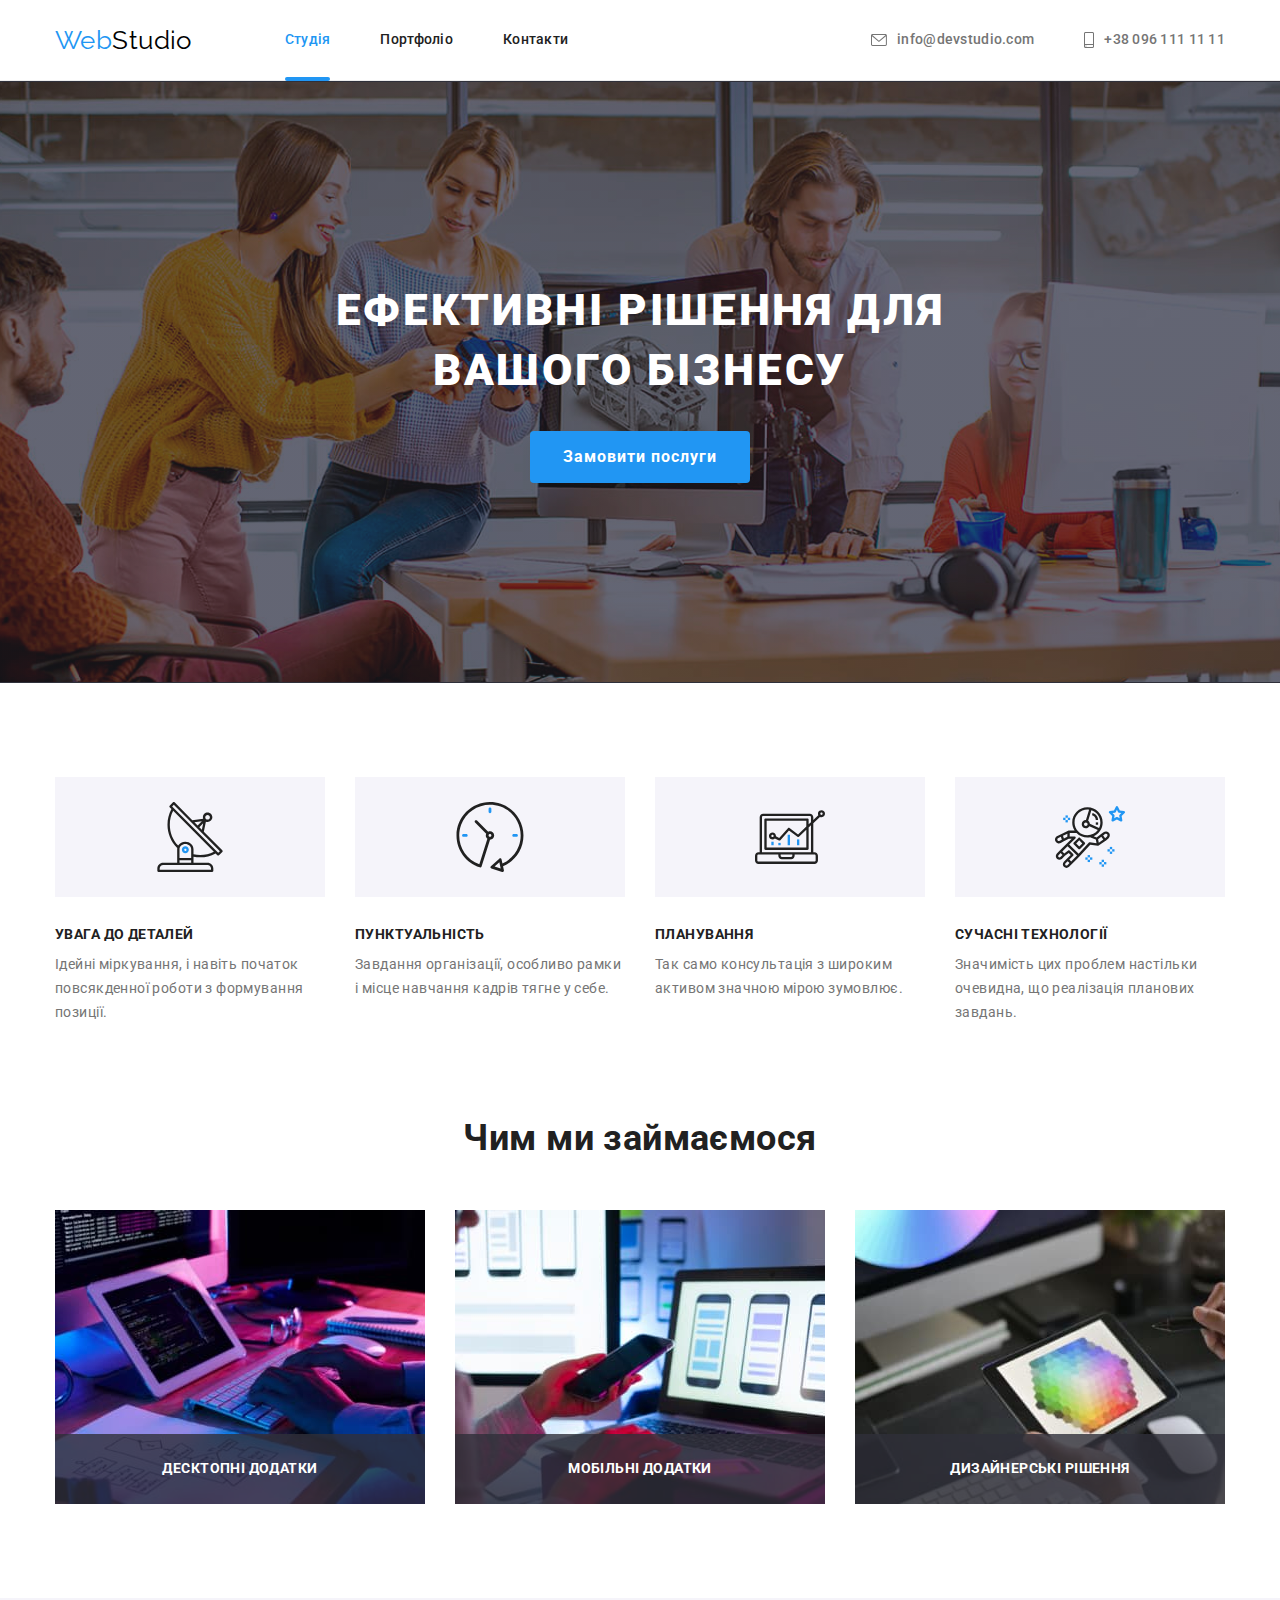
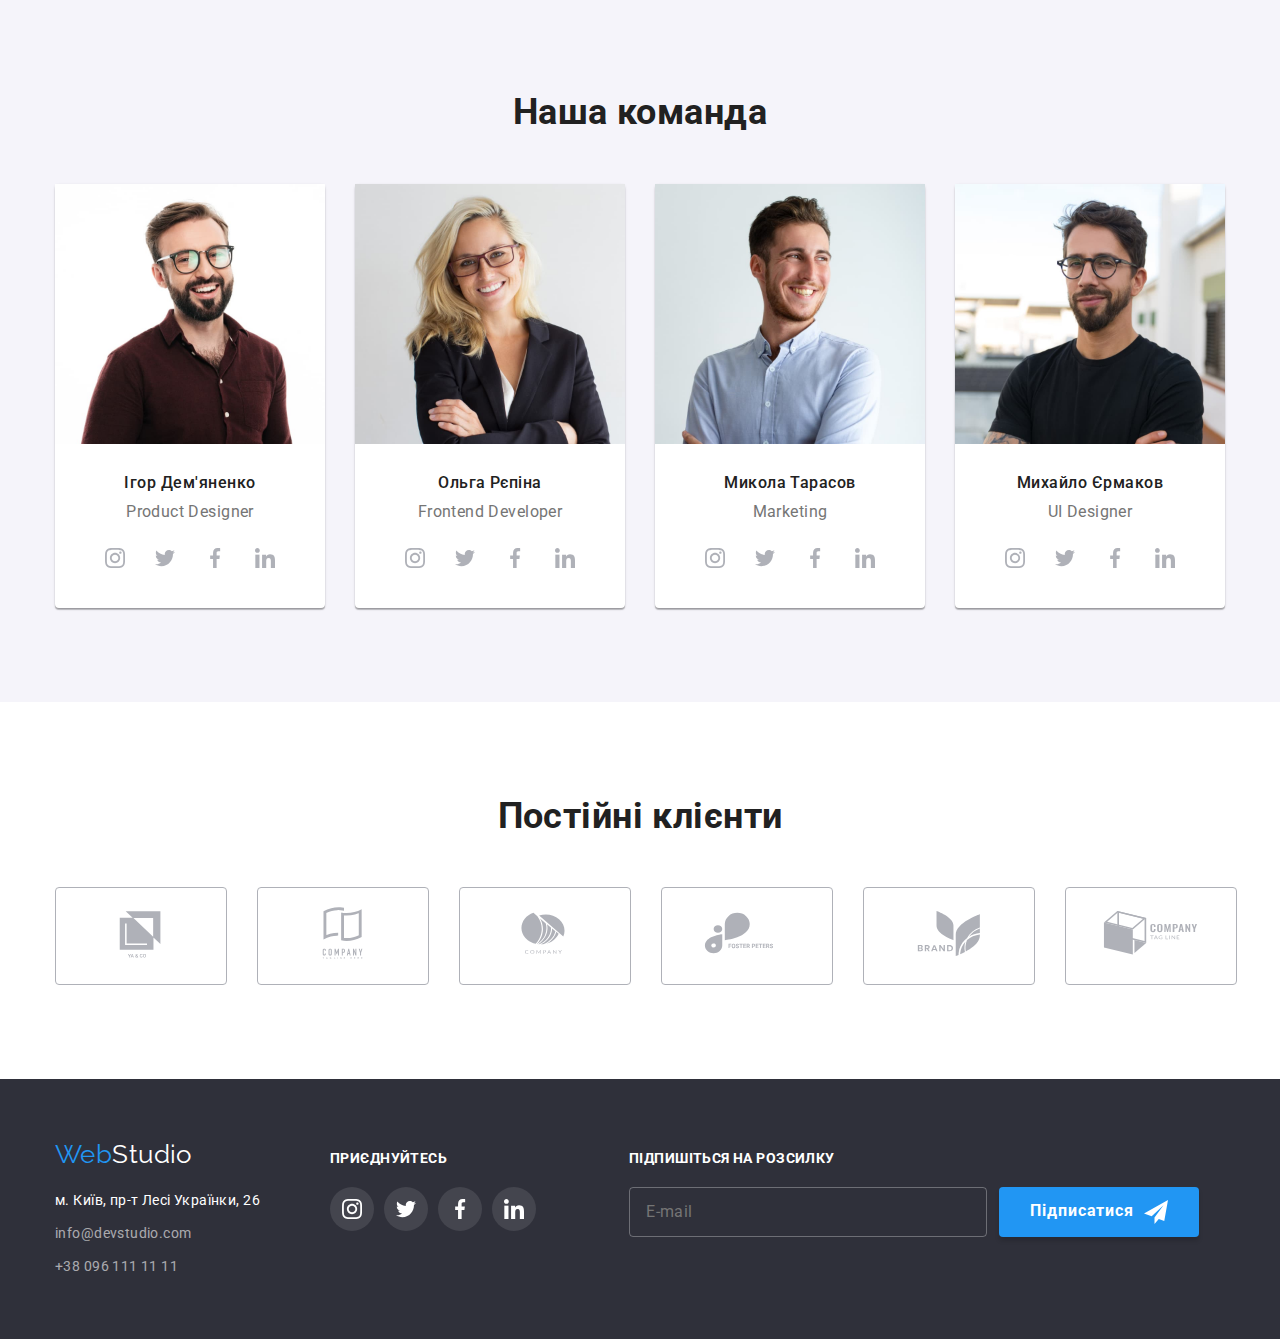
<file: index.html>
<!DOCTYPE html>
<html lang="uk-UA">

<head>
    <meta charset="UTF-8">
    <meta http-equiv="X-UA-Compatible" content="IE=edge">
    <meta name="viewport" content="width=device-width, initial-scale=1.0">
    <title>Document</title>
    <link rel="preconnect" href="https://fonts.googleapis.com">
    <link rel="preconnect" href="https://fonts.gstatic.com" crossorigin>
    <link href="https://fonts.googleapis.com/css2?family=Raleway:wght@700&family=Roboto:wght@400;500;700;900&display=swap" rel="stylesheet">
    <link rel="stylesheet" href="https://cdnjs.cloudflare.com/ajax/libs/modern-normalize/1.1.0/modern-normalize.min.css">
    <link rel="stylesheet" href="./css/styles.css">
</head>

<body>
    <header class="header">
        <div class="container main-nav">
            <a href="" class="logo"> <span class="logo-span">Web</span>Studio </a>
            <nav>
                <ul class="site-nav">
                    <li class="item">
                        <a href="./index.html" class="link current link-site-nav">Студія</a>
                    </li>
                    <li class="item"><a href="./portfolio.html" class="link">Портфоліо</a></li>
                    <li class="item"><a href="#" class="link">Контакти</a></li>
                </ul>
            </nav>
            <ul class="contacts">
                <li class="item">
                    <a href="mailto:info@devstudio.com" class="link">
                        <svg class="icon" width="16" height="12">
                            <use href="./images/symbol-defs.svg#envelope">
                            </use>
                        </svg>
                        <span class="email-text">info@devstudio.com</span>
                    </a>
                </li>
                <li class="item">
                    <a href="tel:+380961111111" class="link">
                        <svg class="icon" width="10" height="16">
                            <use href="./images/symbol-defs.svg#smartphone"></use>
                        </svg>
                        <span class="tel-text">+38 096 111 11 11</span>
                    </a>
                </li>
            </ul>
        </div>
    </header>
    <main>
        <section class="hero">
            <h1 class="hero-title">ЕФЕКТИВНІ РІШЕННЯ ДЛЯ ВАШОГО БІЗНЕСУ</h1>
            <button class="hero-button"  type="button" data-modal-open>Замовити послуги</button>
        </section>
        <section class="section">
            <div class="container">
                <h2 hidden>Особливості</h2>
                <ul class="features-list">
                    <li class="item">
                        <div class="features-icon">
                            <svg class="icon" width="70" height="70">
                                <use href="./images/symbol-defs.svg#antenna">
                                </use>
                            </svg>
                        </div>
                        <h3 class="title">УВАГА ДО ДЕТАЛЕЙ</h3>
                        <p class="text">Ідейні міркування, і навіть початок повсякденної роботи з формування позиції.</p>
                    </li>
                    <li class="item">
                        <div class="features-icon">
                            <svg class="icon" width="70" height="70">
                                <use href="./images/symbol-defs.svg#clock">
                                </use>
                            </svg>
                        </div>
                        <h3 class="title">ПУНКТУАЛЬНІСТЬ</h3>
                        <p class="text">Завдання організації, особливо рамки і місце навчання кадрів тягне у себе.</p>
                    </li>
                    <li class="item">
                        <div class="features-icon">
                            <svg class="icon" width="70" height="70">
                                <use href="./images/symbol-defs.svg#diagram">
                                </use>
                            </svg>
                        </div>
                        <h3 class="title">ПЛАНУВАННЯ</h3>
                        <p class="text">Так само консультація з широким активом значною мірою зумовлює.</p>
                    </li>
                    <li class="item">
                        <div class="features-icon">
                            <svg class="icon" width="70" height="70">
                                <use href="./images/symbol-defs.svg#astronaut">
                                </use>
                            </svg>
                        </div>
                        <h3 class="title">СУЧАСНІ ТЕХНОЛОГІЇ</h3>
                        <p class="text">Значимість цих проблем настільки очевидна, що реалізація планових завдань.</p>
                    </li>
                </ul>
            </div>
        </section>
        <section class="section servises">
            <div class="container">
                <h2 class="section-title">Чим ми займаємося</h2>
                <ul class="img-list">
                    <li class="item">
                        <img class="img" width="370" height="294" src="./images/img1.jpg" alt="Написання коду">
                        <p class="img-list-text">Десктопні додатки</p>
                    </li>
                    <li class="item">
                        <img class="img" width="370" height="294" src="./images/img2.jpg" alt="Перегляд додатків для телефона">
                        <p class="img-list-text">Мобільні додатки</p>
                    </li>
                    <li class="item">
                        <img class="img" width="370" height="294" src="./images/img3.jpg" alt="Використання програми">
                        <p class="img-list-text">Дизайнерські рішення</p>
                    </li>
                </ul>
            </div>
        </section>
        <section class="section team">
            <div class="container">
                <h2 class="section-title">Наша команда</h2>
                <ul class="team-list">
                    <li class="item">
                        <img class="img" width="270" height="260" src="./images/img4.jpg" alt="Фотога Ігора">
                        <div class="list-container">
                            <h3 class="title">Ігор Дем'яненко</h3>
                            <p class="text">Product Designer</p>
                            <ul class="list-social-link">
                                <li class="item">
                                    <a class="link" href="">
                                        <svg class="icon" width="20" height="20">
                                            <use href="./images/symbol-defs.svg#instagram">
                                            </use>
                                        </svg>
                                    </a>
                                </li>
                                <li class="item">
                                    <a class="link" href="">
                                        <svg class="icon" width="20" height="20">
                                            <use href="./images/symbol-defs.svg#twitter">
                                            </use>
                                        </svg>
                                    </a>
                                </li>
                                <li class="item">
                                    <a class="link" href="">
                                        <svg class="icon" width="20" height="20">
                                            <use href="./images/symbol-defs.svg#facebook">
                                            </use>
                                        </svg>
                                    </a>
                                </li>
                                <li class="item">
                                    <a class="link" href="">
                                        <svg class="icon" width="20" height="20">
                                            <use href="./images/symbol-defs.svg#linkedin">
                                            </use>
                                        </svg>
                                    </a>
                                </li>
                            </ul>
                        </div>
                    </li>
                    <li class="item">
                        <img class="img" width="270" height="260" src="./images/img5.jpg" alt="Фото Ольги">
                        <div class="list-container">
                            <h3 class="title">Ольга Рєпіна</h3>
                            <p class="text">Frontend Developer</p>
                            <ul class="list-social-link">
                                <li class="item">
                                    <a class="link" href="">
                                        <svg class="icon" width="20" height="20">
                                            <use href="./images/symbol-defs.svg#instagram">
                                            </use>
                                        </svg>
                                    </a>
                                </li>
                                <li class="item">
                                    <a class="link" href="">
                                        <svg class="icon" width="20" height="20">
                                            <use href="./images/symbol-defs.svg#twitter">
                                            </use>
                                        </svg>
                                    </a>
                                </li>
                                <li class="item">
                                    <a class="link" href="">
                                        <svg class="icon" width="20" height="20">
                                            <use href="./images/symbol-defs.svg#facebook">
                                            </use>
                                        </svg>
                                    </a>
                                </li>
                                <li class="item">
                                    <a class="link" href="">
                                        <svg class="icon" width="20" height="20">
                                            <use href="./images/symbol-defs.svg#linkedin">
                                            </use>
                                        </svg>
                                    </a>
                                </li>
                            </ul>
                        </div>
                    </li>
                    <li class="item">
                        <img class="img" width="270" height="260" src="./images/img6.jpg" alt="Фото Миколи">
                        <div class="list-container">
                            <h3 class="title">Микола Тарасов</h3>
                            <p class="text">Marketing</p>
                            <ul class="list-social-link">
                                <li class="item">
                                    <a class="link" href="">
                                        <svg class="icon" width="20" height="20">
                                            <use href="./images/symbol-defs.svg#instagram">
                                            </use>
                                        </svg>
                                    </a>
                                </li>
                                <li class="item">
                                    <a class="link" href="">
                                        <svg class="icon" width="20" height="20">
                                            <use href="./images/symbol-defs.svg#twitter">
                                            </use>
                                        </svg>
                                    </a>
                                </li>
                                <li class="item">
                                    <a class="link" href="">
                                        <svg class="icon" width="20" height="20">
                                            <use href="./images/symbol-defs.svg#facebook">
                                            </use>
                                        </svg>
                                    </a>
                                </li>
                                <li class="item">
                                    <a class="link" href="">
                                        <svg class="icon" width="20" height="20">
                                            <use href="./images/symbol-defs.svg#linkedin">
                                            </use>
                                        </svg>
                                    </a>
                                </li>
                            </ul>
                        </div>
                    </li>
                    <li class="item">
                        <img class="img" width="270" src="./images/img7.jpg" alt="Фото Михайла">
                        <div class="list-container">
                            <h3 class="title">Михайло Єрмаков</h3>
                            <p class="text">UI Designer</p>
                            <ul class="list-social-link">
                                <li class="item">
                                    <a class="link" href="">
                                        <svg class="icon" width="20" height="20">
                                            <use href="./images/symbol-defs.svg#instagram">
                                            </use>
                                        </svg>
                                    </a>
                                </li>
                                <li class="item">
                                    <a class="link" href="">
                                        <svg class="icon" width="20" height="20">
                                            <use href="./images/symbol-defs.svg#twitter">
                                            </use>
                                        </svg>
                                    </a>
                                </li>
                                <li class="item">
                                    <a class="link" href="">
                                        <svg class="icon" width="20" height="20">
                                            <use href="./images/symbol-defs.svg#facebook">
                                            </use>
                                        </svg>
                                    </a>
                                </li>
                                <li class="item">
                                    <a class="link" href="">
                                        <svg class="icon" width="20" height="20">
                                            <use href="./images/symbol-defs.svg#linkedin">
                                            </use>
                                        </svg>
                                    </a>
                                </li>
                            </ul>
                        </div>
                    </li>
                </ul>
            </div>
        </section>
        <section class="section">
            <div class="container">
                <h2 class="section-title">Постійні клієнти</h2>
                <ul class="list-logo">
                    <li class="item">
                        <a href="" class="link">
                            <svg class="icon" width="106" height="60">
                                <use href="./images/symbol-defs.svg#Logo1"></use>
                            </svg>
                        </a>
                    </li>
                    <li class="item">
                        <a href="" class="link">
                            <svg class="icon" width="106" height="60">
                                <use href="./images/symbol-defs.svg#Logo2"></use>
                            </svg>
                        </a>
                    </li>
                    <li class="item">
                        <a href="" class="link">
                            <svg class="icon" width="106" height="60">
                                <use href="./images/symbol-defs.svg#Logo3"></use>
                            </svg>
                        </a>
                    </li>
                    <li class="item">
                        <a href="" class="link">
                            <svg class="icon" width="106" height="60">
                                <use href="./images/symbol-defs.svg#Logo4"></use>
                            </svg>
                        </a>
                    </li>
                    <li class="item">
                        <a href="" class="link">
                            <svg class="icon" width="106" height="60">
                                <use href="./images/symbol-defs.svg#Logo5"></use>
                            </svg>
                        </a>
                    </li>
                    <li class="item">
                        <a href="" class="link">
                            <svg class="icon" width="106" height="60">
                                <use href="./images/symbol-defs.svg#Logo6"></use>
                            </svg>
                        </a>
                    </li>
                </ul>
            </div>
        </section>
    </main>
    <footer class="footer">
        <div class="container footer-container">
            <div class="adress-wrap">
                <a href="" class="logo"> <span class="logo-span">Web</span>Studio </a>
                <address class="address">
                    <ul class="footer-contacts">
                        <li class="item"><a href="https://goo.gl/maps/CPtrU1FHBa2aNyZL9" target="_blank" rel="noopener noreferrer nofollow" class="link footer-adres-text">м. Київ, пр-т Лесі Українки, 26</a></li>
                        <li class="item"><a href="mailto:info@devstudio.com" class="link ">info@devstudio.com</a></li>
                        <li class="item"><a href="tel:+380961111111" class="link ">+38 096 111 11 11</a></li>
                    </ul>
                </address>
            </div>
            <div class="footer-box">
                <p class="text">приєднуйтесь</p>
                <ul class="footer-list-social-link">
                    <li class="item">
                        <a class="link" href="">
                            <svg class="icon" width="20" height="20">
                                <use href="./images/symbol-defs.svg#instagram">
                                </use>
                            </svg>
                        </a>
                    </li>
                    <li class="item">
                        <a class="link" href="">
                            <svg class="icon" width="20" height="20">
                                <use href="./images/symbol-defs.svg#twitter">
                                </use>
                            </svg>
                        </a>
                    </li>
                    <li class="item">
                        <a class="link" href="">
                            <svg class="icon" width="20" height="20">
                                <use href="./images/symbol-defs.svg#facebook">
                                </use>
                            </svg>
                        </a>
                    </li>
                    <li class="item">
                        <a class="link" href="">
                            <svg class="icon" width="20" height="20">
                                <use href="./images/symbol-defs.svg#linkedin">
                                </use>
                            </svg>
                        </a>
                    </li>
                </ul>
            </div>
            <div class="subscribe-email-input">
                <p class="subscribe-text">Підпишіться на розсилку</p>
                <form class="subscribe-form">
                    <input type="email" class="subscribe-input" name="subscribe-email" id="subscribe-email" placeholder="E-mail">
                    <button type="submit" class="subscribe-button">
                        Підписатися
                        <svg class="button-img" width="24" height="24">
                            <use href="./images/symbol-defs.svg#send"></use>
                        </svg>
                    </button>
                </form>
            </div>
        </div>
    </footer>
    <div class="backdrop is-hidden" data-modal >
        <div class="modal">
            <button type="button" class="modal-close" data-modal-close>
                <svg class="modal-close-icon" width="18" height="18">
                    <use href="./images/symbol-defs.svg#close-black"></use>
                </svg>
            </button>
            <p class="modal-title">Залиште свої дані, ми вам передзвонимо</p>
            <form class="modal-form">
                <div class="modal-field">
                    <label for="user-name" class="input-text">Ім'я</label>
                    <div class="input-wrap">
                        <input type="text" class="modal-input" name="user-name" placeholder="" id="user-name" />
                        <svg class="modal-icon" width="18" height="18">
                            <use href="./images/symbol-defs.svg#person"></use>
                        </svg>
                    </div>
                </div>
                <div class="modal-field">
                    <label for="user-tel" class="input-text">Телефон</label>
                    <div class="input-wrap">
                        <input type="tel" class="modal-input" name="user-tel" placeholder="" id="user-tel" />
                        <svg class="modal-icon" width="18" height="18">
                            <use href="./images/symbol-defs.svg#tell"></use>
                        </svg>
                    </div>
                </div>
                <div class="modal-field">
                    <label for="user-email" class="input-text">Пошта</label>
                    <div class="input-wrap">
                        <input type="email" class="modal-input" name="user-email" placeholder="" id="user-email" />
                        <svg class="modal-icon" width="18" height="18">
                            <use href="./images/symbol-defs.svg#email"></use>
                        </svg>
                    </div>
                </div>
                <div class="modal-field coment-field">
                    <label for="user-coment" class="input-text">Коментар</label>
                    <textarea name="user-coment" id="user-coment" class="input-message" placeholder="Введіть текст"></textarea>
                </div>
                <div class="modal-field check-text-field">
                    <input type="checkbox" name="privacy" id="privacy" value="true" class="modal-check visually-hidden" />
                    <label for="privacy" class="check-text">
                        <span><svg class="check-icon" width="16" height="15">
                                <use href="./images/symbol-defs.svg#check"></use>
                            </svg></span>
                        Погоджуюся з розсилкою та приймаю <a class="check-text-link" href="">Умови договору</a></label>
                </div>
                <div class="button-field"><button type="submit" class="form-button">Відправити</button></div>
            </form>
        </div>
    </div>
    <script src="./js/modal.js"></script>
</body>

</html>
</file>
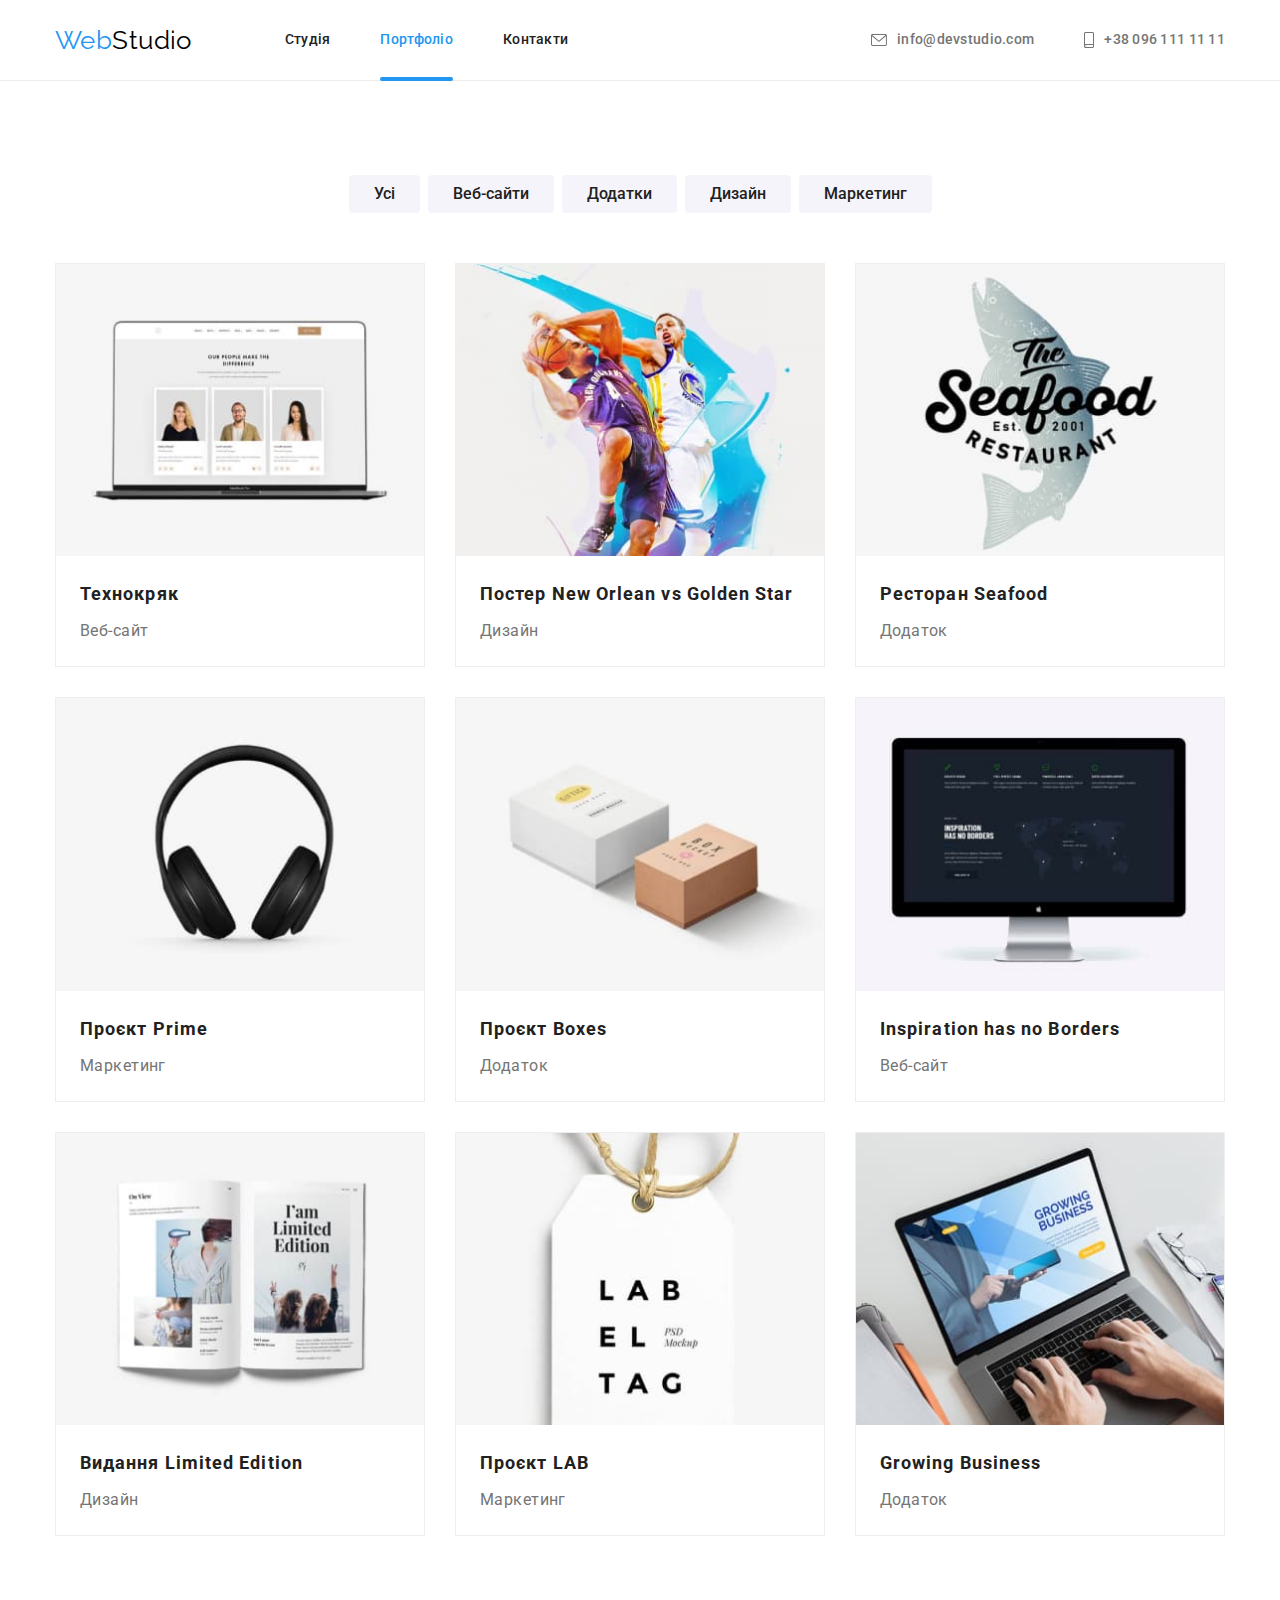
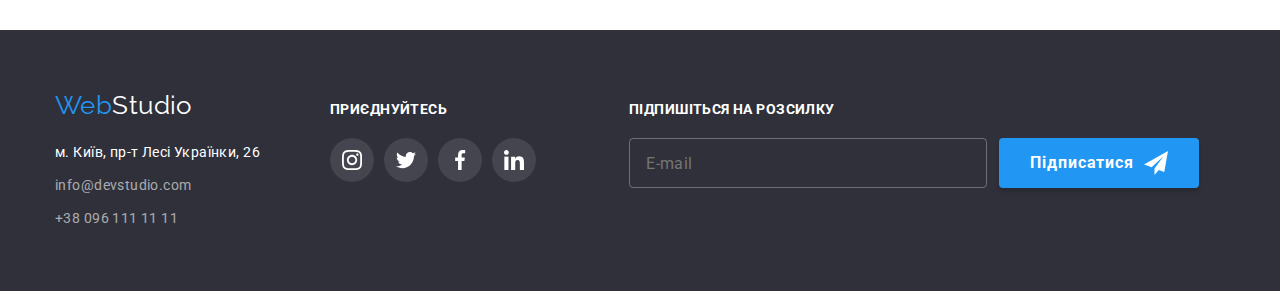
<file: portfolio.html>
<!DOCTYPE html>
<html lang="uk-UA">
<head>
    <meta charset="UTF-8">
    <meta http-equiv="X-UA-Compatible" content="IE=edge">
    <meta name="viewport" content="width=device-width, initial-scale=1.0">
    <title>Document</title>
    <link rel="preconnect" href="https://fonts.googleapis.com">
    <link rel="preconnect" href="https://fonts.gstatic.com" crossorigin>
    <link href="https://fonts.googleapis.com/css2?family=Raleway:wght@700&family=Roboto:wght@400;500;700;900&display=swap" rel="stylesheet">
    <link rel="stylesheet" href="https://cdnjs.cloudflare.com/ajax/libs/modern-normalize/1.1.0/modern-normalize.min.css">
    <link rel="stylesheet" href="./css/styles.css">
</head>
<body>
    <header class="header">
        <div class="container main-nav">
            <a href="" class="logo"> <span class="logo-span">Web</span>Studio </a>
            <nav>
                <ul class="site-nav">
                    <li class="item">
                        <a href="./index.html" class="link">Студія</a>
                    </li>
                    <li class="item"><a href="./portfolio.html" class="link current">Портфоліо</a></li>
                    <li class="item"><a href="#" class="link">Контакти</a></li>
                </ul>
            </nav>
            <ul class="contacts">
                <li class="item">
                    <a href="mailto:info@devstudio.com" class="link">
                        <svg class="icon" width="16" height="12">
                            <use href="./images/symbol-defs.svg#envelope">
                            </use>
                        </svg>
                        <span class="email-text">info@devstudio.com</span>
                    </a>
                </li>
                <li class="item">
                    <a href="tel:+380961111111" class="link">
                        <svg class="icon" width="10" height="16">
                            <use href="./images/symbol-defs.svg#smartphone"></use>
                        </svg>
                        <span class="tel-text">+38 096 111 11 11</span>
                    </a>
                </li>
            </ul>
        </div>
    </header>
    <main>
        <section  class="section">
            <div class="container">
                <h1 hidden>Portfolio</h1>
                <ul class="button-list">
                    <li class="item"><button class="button" type="button">Усі</button></li>
                    <li class="item"><button class="button" type="button">Веб-сайти</button></li>
                    <li class="item"><button class="button" type="button">Додатки</button></li>
                    <li class="item"><button class="button" type="button">Дизайн</button></li>
                    <li class="item"><button class="button" type="button">Маркетинг</button></li>
                </ul>
                <ul class="project-list">
                    <li class="item">
                        <div class="project-list-top-wrap">
                            <img class="img" width="370" height="294" src="./images/img-p-1.jpg" alt="Веб-сайт на якому фортфоліо людей">
                            <p class="project-list-top-text" >Ресурс пропонує комплексні пропозиції з різним рівнем функціоналу та сервісів. Все це дозволить відвідувачу отримати
                                вичерпні відомості про компанію чи приватну особу.</p>
                        </div>
                        <div class="list-container">
                            <h2 class="title">Технокряк</h2>
                            <p class="text">Веб-сайт</p>
                        </div>
                    </li>
                    <li class="item">
                        <div class="project-list-top-wrap">
                            <img class="img" width="370" height="294" src="./images/img-p-2.jpg" alt="Постер New Orlean vs Golden Star">
                            <p class="project-list-top-text">Ресурс пропонує комплексні пропозиції з різним рівнем функціоналу та сервісів. Все
                                це дозволить відвідувачу отримати
                                вичерпні відомості про компанію чи приватну особу.</p>
                        </div>
                        <div class="list-container">
                            <h2 class="title">Постер New Orlean vs Golden Star</h2>
                            <p class="text">Дизайн</p>
                        </div>
                    </li>
                    <li class="item">
                        <div class="project-list-top-wrap">
                            <img class="img" width="370" height="294" src="./images/img-p-3.jpg" alt="Логотип ресторану Seafood">
                            <p class="project-list-top-text">Ресурс пропонує комплексні пропозиції з різним рівнем функціоналу та сервісів. Все
                                це дозволить відвідувачу отримати
                                вичерпні відомості про компанію чи приватну особу.</p>
                        </div>
                        <div class="list-container">
                            <h2 class="title">Ресторан Seafood</h2>
                            <p class="text">Додаток</p>
                        </div>
                    </li>
                    <li class="item">
                        <div class="project-list-top-wrap">
                            <img class="img" width="370" height="294" src="./images/img-p-4.jpg" alt="Фото навушників">
                            <p class="project-list-top-text">Ресурс пропонує комплексні пропозиції з різним рівнем функціоналу та сервісів. Все
                                це дозволить відвідувачу отримати
                                вичерпні відомості про компанію чи приватну особу.</p>
                        </div>
                        <div class="list-container">
                            <h2 class="title">Проєкт Prime</h2>
                            <p class="text">Маркетинг</p>
                        </div>
                    </li>
                    <li class="item">
                        <div class="project-list-top-wrap">
                            <img class="img" width="370" height="294" src="./images/img-p-5.jpg" alt="Фото коробок">
                            <p class="project-list-top-text">Ресурс пропонує комплексні пропозиції з різним рівнем функціоналу та сервісів. Все
                                це дозволить відвідувачу отримати
                                вичерпні відомості про компанію чи приватну особу.</p>
                        </div>
                        <div class="list-container">
                            <h2 class="title">Проєкт Boxes</h2>
                            <p class="text">Додаток</p>
                        </div>
                    </li>
                    <li class="item">
                        <div class="project-list-top-wrap">
                            <img class="img" width="370" height="294" src="./images/img-p-6.jpg" alt="Фото екрана комп`ютера з відкритим веб-сайтом">
                            <p class="project-list-top-text">Ресурс пропонує комплексні пропозиції з різним рівнем функціоналу та сервісів. Все
                                це дозволить відвідувачу отримати
                                вичерпні відомості про компанію чи приватну особу.</p>
                        </div>
                        <div class="list-container">
                            <h2 class="title">Inspiration has no Borders</h2>
                            <p class="text">Веб-сайт</p>
                        </div>
                    </li>
                    <li class="item">
                        <div class="project-list-top-wrap">
                            <img class="img" width="370" height="294" src="./images/img-p-7.jpg" alt="Фото книги">
                            <p class="project-list-top-text">Ресурс пропонує комплексні пропозиції з різним рівнем функціоналу та сервісів. Все
                                це дозволить відвідувачу отримати
                                вичерпні відомості про компанію чи приватну особу.</p>
                        </div>
                        <div class="list-container">
                            <h2 class="title">Видання Limited Edition</h2>
                            <p class="text">Дизайн</p>
                        </div>
                    </li>
                    <li class="item">
                        <div class="project-list-top-wrap">
                            <img class="img" width="370" height="294" src="./images/img-p-8.jpg" alt="Фото шиврона з написом LAB EL TAG">
                            <p class="project-list-top-text">Ресурс пропонує комплексні пропозиції з різним рівнем функціоналу та сервісів. Все
                                це дозволить відвідувачу отримати
                                вичерпні відомості про компанію чи приватну особу.</p>
                        </div>
                        <div class="list-container">
                            <h2 class="title">Проєкт LAB</h2>
                            <p class="text">Маркетинг</p>
                        </div>
                    </li>
                    <li class="item">
                        <div class="project-list-top-wrap">
                            <img class="img" width="370" height="294" src="./images/img-p-9.jpg" alt="Фото користувача який сидить за ноутбуком">
                            <p class="project-list-top-text">Ресурс пропонує комплексні пропозиції з різним рівнем функціоналу та сервісів. Все
                                це дозволить відвідувачу отримати
                                вичерпні відомості про компанію чи приватну особу.</p>
                        </div>
                        <div class="list-container">
                            <h2 class="title">Growing Business</h2>
                            <p class="text">Додаток</p>
                        </div>
                    </li>
                </ul>
            </div>
        </section>
    </main>
    <footer class="footer">
        <div class="container footer-container">
            <div class="adress-wrap">
                <a href="" class="logo"> <span class="logo-span">Web</span>Studio </a>
                <address class="address">
                    <ul class="footer-contacts">
                        <li class="item"><a href="https://goo.gl/maps/CPtrU1FHBa2aNyZL9" target="_blank"
                                rel="noopener noreferrer nofollow" class="link footer-adres-text">м. Київ, пр-т Лесі
                                Українки, 26</a></li>
                        <li class="item"><a href="mailto:info@devstudio.com" class="link ">info@devstudio.com</a></li>
                        <li class="item"><a href="tel:+380961111111" class="link ">+38 096 111 11 11</a></li>
                    </ul>
                </address>
            </div>
            <div class="footer-box">
                <p class="text">приєднуйтесь</p>
                <ul class="footer-list-social-link">
                    <li class="item">
                        <a class="link" href="">
                            <svg class="icon" width="20" height="20">
                                <use href="./images/symbol-defs.svg#instagram">
                                </use>
                            </svg>
                        </a>
                    </li>
                    <li class="item">
                        <a class="link" href="">
                            <svg class="icon" width="20" height="20">
                                <use href="./images/symbol-defs.svg#twitter">
                                </use>
                            </svg>
                        </a>
                    </li>
                    <li class="item">
                        <a class="link" href="">
                            <svg class="icon" width="20" height="20">
                                <use href="./images/symbol-defs.svg#facebook">
                                </use>
                            </svg>
                        </a>
                    </li>
                    <li class="item">
                        <a class="link" href="">
                            <svg class="icon" width="20" height="20">
                                <use href="./images/symbol-defs.svg#linkedin">
                                </use>
                            </svg>
                        </a>
                    </li>
                </ul>
            </div>
            <div class="subscribe-email-input">
                <p class="subscribe-text">Підпишіться на розсилку</p>
                <form class="subscribe-form">
                    <input type="email" class="subscribe-input" name="subscribe-email" id="subscribe-email"
                        placeholder="E-mail">
                    <button type="submit" class="subscribe-button">
                        Підписатися
                        <svg class="button-img" width="24" height="24">
                            <use href="./images/symbol-defs.svg#send"></use>
                        </svg>
                    </button>
                </form>
            </div>
        </div>
    </footer>
</body>
</html>
</file>
<file: css/styles.css>
/* 
    основний колір #212121
    другий колір #757575
    білий #FFFFFF
    акцент #2196F3
*/

*,
*::before,
*::after {
    box-sizing: border-box;
}

:root{
    --primery-text-color: #757575;
    --title-text-color: #212121;
    --accent-color: #2196F3;
    --accent-button-color: #188CE8;
    --white: #FFFFFF;
    --black: #000000;
    --background-color: #2F303A;
    --background-color-two:#F5F4FA;
    --border-color: #ECECEC;
    --secondery-border-color: #EEEEEE;
    --icon-color: #AFB1B8;
    --icon-two-color: rgba(255, 255, 255, 0.1);
    --gradient-color: rgba(47, 48, 58, 0.4);
    --footer-link-collor: rgba(255, 255, 255, 0.6);
    --img-list-background-color: rgba(47, 48, 58, 0.8);
    --backdrop-color:rgba(0, 0, 0, 0.2);
    --modal-close-border-color:rgba(0, 0, 0, 0.1);
    --hover-project-list-color: rgba(33, 150, 243, 0.9);
    --transition-property: 250ms cubic-bezier(0.4, 0, 0.2, 1);
    --modal-input-border-color: rgba(33, 33, 33, 0.2);
    --placeholder-message-color: rgba(117, 117, 117, 0.5);
    --border-subscribe-color: rgba(255, 255, 255, 0.3);
}


body{
    background-color: var(--white);
    color: var(--primery-text-color);
    font-family: Roboto, sans-serif ;
    font-size: 14px;
    letter-spacing: 0.03em;
}

.visually-hidden {
    position: absolute;
    width: 1px;
    height: 1px;
    margin: -1px;
    border: 0;
    padding: 0;

    white-space: nowrap;
    clip-path: inset(100%);
    clip: rect(0 0 0 0);
    overflow: hidden;
}

.container{
    margin-left: auto;
    margin-right: auto;
    width: 1200px;
    padding-left: 15px;
    padding-right: 15px;
}

.site-nav,
.contacts,
.features-list,
.img-list,
.team-list,
.button-list,
.project-list,
.list-social-link,
.list-logo,
.footer-list-social-link,
.footer-contacts{
    list-style: none;
}

/*Хедер*/
.header{
    border-bottom: 1px solid var(--border-color);
}

/* Логотип */

.logo{
    display: inline-block;

    color: var(--black);

    font-family: Raleway, sans-serif;
    font-size: 26px;
    line-height: 1.19;
    text-decoration: none;
}
.logo-span{
    color: var(--accent-color);
}



/* Навігація */

.main-nav{
    display: flex;
    align-items: center;
}

.site-nav{
    margin: 0px;
    padding: 0px;
    display: flex;
    margin-left: 93px;

}

.site-nav .link {
    position: relative;
    display: inline-block;
    padding-top: 32px;
    padding-bottom: 32px;
    transition: color var(--transition-property);

    color:var(--title-text-color);

    font-weight: 500;
    line-height: 1.14;
    letter-spacing: 0.02em;
    text-decoration: none;
}

.site-nav .item:not(:last-child) {
    margin-right: 50px;
}

.site-nav .link.current{
    color: var(--accent-color);
}

.site-nav .link.current::after {
    content: " ";
    position: absolute;
    width: 100%;
    height: 4px;
    left: 0px;
    bottom: -1px;

    background: #2196F3;
    border-radius: 2px;
}

.site-nav .link:hover,
.site-nav .link:focus{
    color: var(--accent-color);
}
/* Контакти */

.contacts{
    display: flex;
    margin: 0px;
    padding: 0px;
    margin-left: auto;

}

.contacts .link{
    display: flex;
    align-items: center;
    transition: color var(--transition-property);

    color: var(--primery-text-color);

    font-weight: 500;
    line-height: 1.14;
    letter-spacing: 0.02em;
    text-decoration: none;
}

.contacts .item{
    display: flex;
    align-items: center;
}

.contacts .item:not(:last-child){
    margin-right: 50px;
}

.contacts .link:hover,
.contacts .link:focus {
    color: var(--accent-color);
}

.icon {
    fill: currentColor;
}

.contacts .email-text,
.contacts .tel-text{
    margin-left: 10px;
}


/* Герой */
.hero{
    max-width: 1600px;
    margin-left: auto;
    margin-right: auto;
    padding-top: 200px;
    padding-bottom: 200px;
    text-align: center;

    background-color: var(--background-color);
    background-image: linear-gradient(to right, var(--gradient-color), var(--gradient-color)), url(../images/Img.svg);
    background-size: 1600px 600px;
    background-repeat: no-repeat;
    background-position: center;
}

.hero-title{
    width: 696px;
    margin-top: 0px;
    margin-bottom: 30px;
    margin-left: auto;
    margin-right: auto;

    color: var(--white);

    font-weight: 900;
    font-size: 44px;
    line-height: 1.36;
    letter-spacing: 0.06em;
    text-transform: uppercase;
}

.hero-button{
    border: 1px solid transparent;
    padding: 10px 32px;
    display: inline-block;
    border-radius: 4px;
    min-width: 216px;

    background-color: var(--accent-color);
    color: var(--white);

    font-weight: 700;
    font-size: 16px;
    line-height: 1.88;
    text-decoration: none;
    text-align: center;
    letter-spacing: 0.06em;
    cursor: pointer;
}


/*Секції*/
.section{
    padding-top: 94px;
    padding-bottom: 94px;
}


.section .section-title {
    margin: 0px;
    margin-bottom: 50px;

    color: var(--title-text-color);

    font-size: 36px;
    line-height: 1.16;
    text-align: center;
    
}


/* Особливості */

.features-list .item{
    width: calc((100% - 90px) / 4);
    margin-right: 30px;
}

.features-list .item:last-child{
    margin-right: 0px;
}

.features-list{
    margin: 0px;
    padding: 0px;
    display: flex;
}

.features-list .title{
    margin-top: 0px;
    margin-bottom: 10px;

    color: var(--title-text-color);

    font-size: 14px;
    line-height: 1.14;
    text-transform: uppercase;
}

.features-list .text{
    margin: 0px;

    line-height: 1.71;
}

.features-list .features-icon{
    display: flex;
    align-items: center;
    justify-content: center;
    height: 120px;
    margin-bottom: 30px;

    background-color: var(--background-color-two);
}


/*Що ми робимо*/

.servises{
    padding-top: 0px;
}

.img-list{
    margin: 0px;
    padding: 0px;
    display: flex;
}

.img-list .item{
    position: relative;
}

.img-list .item:not(:last-child){
    margin-right: 30px;
}

.img-list .img{
    display: block;
    margin: 0px;
    padding: 0px;
    max-width: 100%;
    height: auto;
}

.img-list .img-list-text{
    position: absolute;
    width: 100%;
    left: 0px;
    bottom: 0px;

    display: flex;
    justify-content: center;
    margin: 0px;
    padding-top: 27px;
    padding-bottom: 27px;

    background-color: var(--img-list-background-color);
    color: var(--white);

    font-style: normal;
    font-weight: 700;
    font-size: 14px;
    line-height: 1.14;
    text-transform: uppercase;
}

/*Команда*/
.team{
    background-color: var(--background-color-two);
}

.team-list .img{
    display: block;
    margin: 0px;
    padding: 0px;
    max-width: 100%;
    height: auto;
}


.team-list{
    margin: 0px;
    padding: 0px;
    display: flex;
}

.team-list > .item:not(:last-child){
    margin-right: 30px;
}

.team-list > .item{
    border-radius: 4px;
    box-shadow: 0px 1px 3px rgba(0, 0, 0, 0.12), 0px 1px 1px rgba(0, 0, 0, 0.14), 0px 2px 1px rgba(0, 0, 0, 0.2);

    background-color: var(--white);
    
    text-align: center;
}

.team-list .title{
    margin-top: 0px;
    margin-bottom: 10px;

    color: var(--title-text-color);

    font-weight: 500;
    font-size: 16px;
    line-height: 1.18;
    text-align: center;
    letter-spacing: 0.03em;
}
.team-list .text{
    display: inline-block;
    margin: 0px;
    margin-bottom: 16px;

    font-size: 16px;
    line-height: 1.18;
    text-align: center;
}

.team-list .list-container{
    padding-top: 30px;
    padding-bottom: 30px;
}

.list-social-link{
    margin: 0px;
    padding: 0px;
    display: flex;
    justify-content: center;
    align-items: center;
}

.list-social-link .item{
    display: flex;
    justify-content: center;
    align-items: center;
}

.list-social-link .item:not(:last-child){
    margin-right: 10px;
}

.list-social-link .link{
    border-radius: 50%;
    width: 40px;
    height: 40px;
    display: flex;
    justify-content: center;
    align-items: center;
    transition: color var(--transition-property), background-color var(--transition-property);
    
    color: var(--icon-color);
}

.list-social-link .link:hover,
.list-social-link .link:focus{
    background-color: var(--accent-color);
    color: var(--white);
}

.list-social-link .icon{
    fill: currentColor;
}


/* Підвал */
.footer{
    padding-top: 60px;
    padding-bottom: 60px;

    background-color: var(--background-color);
}

.footer .logo{
    margin-bottom: 20px;

    color: var(--white);
}

.footer .address{
    font-style: normal;
}

.footer-contacts{
    margin: 0px;
    padding: 0px;
}

.footer-contacts .link{
    line-height: 1.71;
    transition: color var(--transition-property);
    text-decoration: none;
    color: var(--footer-link-collor);
}

.footer-contacts .link:hover,
.footer-contacts .link:focus{
    color: var(--accent-color);
}

.footer-contacts .item:not(:last-child){
    margin-bottom: 9px;
}

.footer-contacts .footer-adres-text {
    margin: 0px;

    color: var(--white);

    line-height: 1.71;
}

.footer-box .text{
    margin: 0;
    margin-bottom: 20px;

    color: var(--white);

    font-weight: 700;
    font-size: 14px;
    line-height: 1.14;
    text-transform: uppercase;
}

.footer-list-social-link{
    display: flex;
    justify-content: center;
    align-items: center;
    padding: 0px;
    margin: 0px;

}

.footer-container{
    display: flex;
    align-items: baseline;
}

.footer-box{
    margin-left: 70px;
}

.footer-list-social-link .link{
    width: 44px;
    height: 44px;
    border-radius: 50%;
    display: flex;
    justify-content: center;
    align-items: center;
    transition: background-color var(--transition-property);

    background-color: var(--icon-two-color);
    color: var(--white);
}

.footer-list-social-link .link:hover,
.footer-list-social-link .link:focus{
    background-color: var(--accent-color);
}

.footer-list-social-link .item:not(:last-child){
    margin-right: 10px;
}

.footer-list-social-link .icon{
    fill: currentColor;
}


.subscribe-email-input{
    margin-left: 93px;
}

.subscribe-text{
    display: block;
    margin: 0px;
    margin-bottom: 20px;

    color: var(--white);

    font-style: normal;
    font-weight: 700;
    font-size: 14px;
    line-height: 1.14;
    text-transform: uppercase;
}

 .subscribe-form{
    display: flex;
}

.subscribe-input{
    transition: border-color var(--transition-property);

    width: 358px;
    height: 50px;
    border: 1px solid var(--border-subscribe-color);
    border-radius: 4px;
    padding: 15px 16px;

    background-color: transparent;
    outline: transparent;
    color: var(--footer-link-collor);

    font-family: 'Roboto';
    font-style: normal;
    font-weight: 400;
    font-size: 16px;
    line-height: 1.25;
    letter-spacing: 0.03em;
}

.subscribe-input:focus{
    border-color: var(--accent-color);
}

.subscribe-button{
    display: flex;
    justify-content: center;
    align-items: center;
    min-width: 200px;
    height: 50px;
    margin-left: 12px;
    border-radius: 4px;
    padding: 0px;
    border: 1px solid transparent;

    background-color: var(--accent-color);
    box-shadow: 0px 4px 4px rgba(0, 0, 0, 0.15);
    color: var(--white);

    font-style: normal;
    font-weight: 700;
    font-size: 16px;
    line-height: 1.88;
    letter-spacing: 0.06em;
}

.subscribe-button .button-img{
    margin-left: 10px;
    fill: var(--white);
}
.subscribe-button:hover {
    cursor: pointer;
}

/*Портфоліо*/


/*Список кнопок в Портфоліо*/

.button-list {
    display: flex;
    margin: 0px;
    padding: 0px;
    justify-content: center;
}

.button-list .item:not(:last-child){
    margin-right: 8px;
}

.button-list .button{
    border-radius: 4px;
    border: none;
    padding: 6px 25px;
    transition: background-color var(--transition-property), color var(--transition-property), box-shadow var(--transition-property);

    background-color: var(--background-color-two);
    color: var(--title-text-color);

    font-family: Roboto, sans-serif;
    font-weight: 500;
    font-size: 16px;
    line-height: 1.62;
    text-align: center;
}

.button-list .button:hover,
.button-list .button:focus{
    background-color: var(--accent-color);
    color: var(--white);
    cursor: pointer;
    box-shadow: 0px 3px 1px rgba(0, 0, 0, 0.1), 0px 1px 2px rgba(0, 0, 0, 0.08), 0px 2px 2px rgba(0, 0, 0, 0.12);
}

/*Список проектів*/

.project-list {
    display: flex;
    flex-wrap: wrap;
    margin: 0;
    padding: 0;
    margin-top: 50px;
}

.project-list .item{
    width: calc((100% - 60px) / 3);
    margin-right: 30px;
    margin-bottom: 30px;
    border: 1px solid var(--secondery-border-color);
    transition: box-shadow var(--transition-property);
}

.project-list .item:hover,
.project-list .item:focus{
    box-shadow: 0px 1px 1px rgba(0, 0, 0, 0.12),
            0px 4px 4px rgba(0, 0, 0, 0.06),
            1px 4px 6px rgba(0, 0, 0, 0.16);
}

.project-list .item:nth-child(3n){
    margin-right: 0px;
}

.project-list .item:nth-last-child(-n + 3) {
    margin-bottom: 0px;
}

.project-list .title{
    margin: 0px;
    margin-bottom: 4px;

    color: var(--title-text-color);

    font-size: 18px;
    line-height: 2;
    letter-spacing: 0.06em;
}

.project-list .text{
    margin: 0px;

    font-size: 16px;
    line-height: 1.88;
}

.project-list .img{
    display: block;
    margin: 0px;
    padding: 0px;
    max-width: 100%;
    height: auto;
}

.project-list .list-container{
    margin: 0px;
    padding: 20px 24px;
}

.project-list .item:hover .project-list-top-text{
    transform: translateY(0%);
}

.project-list-top-wrap{
    position: relative;
    overflow: hidden;
}

.project-list-top-text{
    position: absolute;
    top: 0px;
    transform: translateY(100%);
    transition: transform var(--transition-property);
    overflow: auto;

    margin: 0px;
    padding: 63px 24px;

    background-color: var(--hover-project-list-color);
    color: var(--white);

    font-style: normal;
    font-weight: 400;
    font-size: 18px;
    line-height: 28px;
}


/* Логотипи компаній*/

.list-logo{
    display: flex;
    margin: 0px;
    padding: 0px;
}

.list-logo .link{
    display: block;
    padding: 16px 32px;
    border: 1px solid #AFB1B8;
    border-radius: 4px;
    transition: border-color var(--transition-property), color var(--transition-property);

    color: var(--icon-color);

}

.list-logo .link:hover,
.list-logo .link:focus{
    border-color: var(--accent-color);
    color: var(--accent-color);
}

.list-logo .item:not(:last-child){
    margin-right: 30px;
}

.list-logo .icon{
    fill: currentColor;
}

/*modal window*/

.backdrop {
    position: fixed;
    top: 0;
    width: 100%;
    height: 100%;
    background-color: var(--backdrop-color);
    transition: opacity var(--backdrop-color),
        visibility var(--transition-property);
}

.modal {
    width: 528px;
    min-height: 581px;
    background-color: var(--white);
    border-radius: 4px;
    position: absolute;
    top: 50%;
    left: 50%;
    transform: translate(-50%, -50%) scaleY(1);
    transition: transform var(--transition-property);
    padding: 40px;
}

.backdrop.is-hidden .modal {
    transform: translate(-50%, -50%) scaleY(0);
}

.modal-close {
    position: absolute;
    right: 10px;
    top: 10px;
    width: 30px;
    height: 30px;
    border: 1px solid var(--modal-close-border-color);
    border-radius: 50%;
    cursor: pointer;
    display: flex;
    justify-content: center;
    align-items: center;

    background-color: transparent;
}

.modal-close:hover,
.modal-close:focus{
    color: var(--accent-color);
}

.modal-close-icon{
    transition: color var(--transition-property);
    fill: currentColor;
}

.is-hidden{
    opacity: 0;
    visibility: hidden;
    pointer-events: none;
}

.modal-field{
    margin-bottom: 10px;
}


.modal-input {
    width: 100%;
    height: 40px;
    border: 1px solid var(--modal-input-border-color);
    border-radius: 5px;

    font-size: 14px;
    padding-left: 36px;
    outline: transparent;
    transition: border-color var(--transition-property);
}

.modal-title {
    margin: 0;
    margin-bottom: 12px;

    color: var(--title-text-color);

    font-weight: 700;
    font-size: 20px;
    line-height: 1.15;
    text-align: center;
}

.input-text{
    display: inline-block;
    margin-bottom: 4px;

    font-weight: 400;
    font-size: 12px;
    line-height: 1.16;
    letter-spacing: 0.01em;
}


.input-wrap {
    position: relative;
    display: block;

    color: var(--title-text-color);
}

.modal-input:focus {
    border-color: var(--accent-color);
    cursor: pointer;
}

.modal-input:focus+.modal-icon {
    fill:var(--accent-color)
}

.modal-icon {
    position: absolute;
    left: 12px;
    top: 50%;
    transform: translateY(-50%);

    fill: currentColor;
    transition: fill var(--transition-property);
}

.modal-field .input-message{
    transition: border-color var(--transition-property);

    width: 100%;
    height: 120px;
    padding: 12px 16px;
    border: 1px solid var(--modal-input-border-color);
    border-radius: 5px;
    outline: transparent;
    resize: none;

    font-weight: 400;
    font-size: 12px;
    line-height: 1.16;
    letter-spacing: 0.01em;
}

.input-message:focus{
    border-color: var(--accent-color);
}

.input-message::placeholder{
    color: var(--placeholder-message-color);

    font-weight: 400;
    font-size: 12px;
    line-height: 1.16;
    letter-spacing: 0.01em;
}

.coment-field{
    margin-bottom: 20px;
}

.check-text-field{
    display: flex;
    justify-content: center;
    align-items: center;
    margin-bottom: 30px;
}

.check-text{
    display: flex;
    align-items: center;
    position: relative;

    color: var(--primery-text-color);

    font-style: normal;
    font-weight: 400;
    font-size: 14px;
    line-height: 1.71;
}

.check-text span{
    transition: background-color var(--transition-property), fill var(--transition-property), border  var(--transition-property);

    width: 16px;
    height: 15px;
    border: 2px solid var(--title-text-color);
    border-radius: 2px;
    margin-right: 8px;
    display: flex;
    align-items: center;
    justify-content: center;
    fill: transparent;
}

.modal-check:checked+.check-text span {
    background-color: var(--accent-color);
    border: none;
    fill: var(--white);
}

.check-text-link{
    margin-left: 5px;

    color: var(--accent-color);

    font-style: normal;
    font-weight: 400;
    font-size: 14px;
    line-height: 1.71;
    letter-spacing: 0.03em;
}


.form-button{
    transition: background-color var(--transition-property);

    border: 1px solid transparent;
    padding: 10px 52px;
    display: inline-block;
    border-radius: 4px;
    min-width: 200px;

    background-color: var(--accent-color);
    box-shadow: 0px 4px 4px rgba(0, 0, 0, 0.15);
    color: var(--white);

    font-weight: 700;
    font-size: 16px;
    line-height: 1.88;
    text-decoration: none;
    text-align: center;
    letter-spacing: 0.06em;
    cursor: pointer;
}

.form-button:hover{
    background-color: var(--accent-button-color);
}

.button-field{
    display: flex;
    justify-content: center;
    align-items: center;
}
</file>
